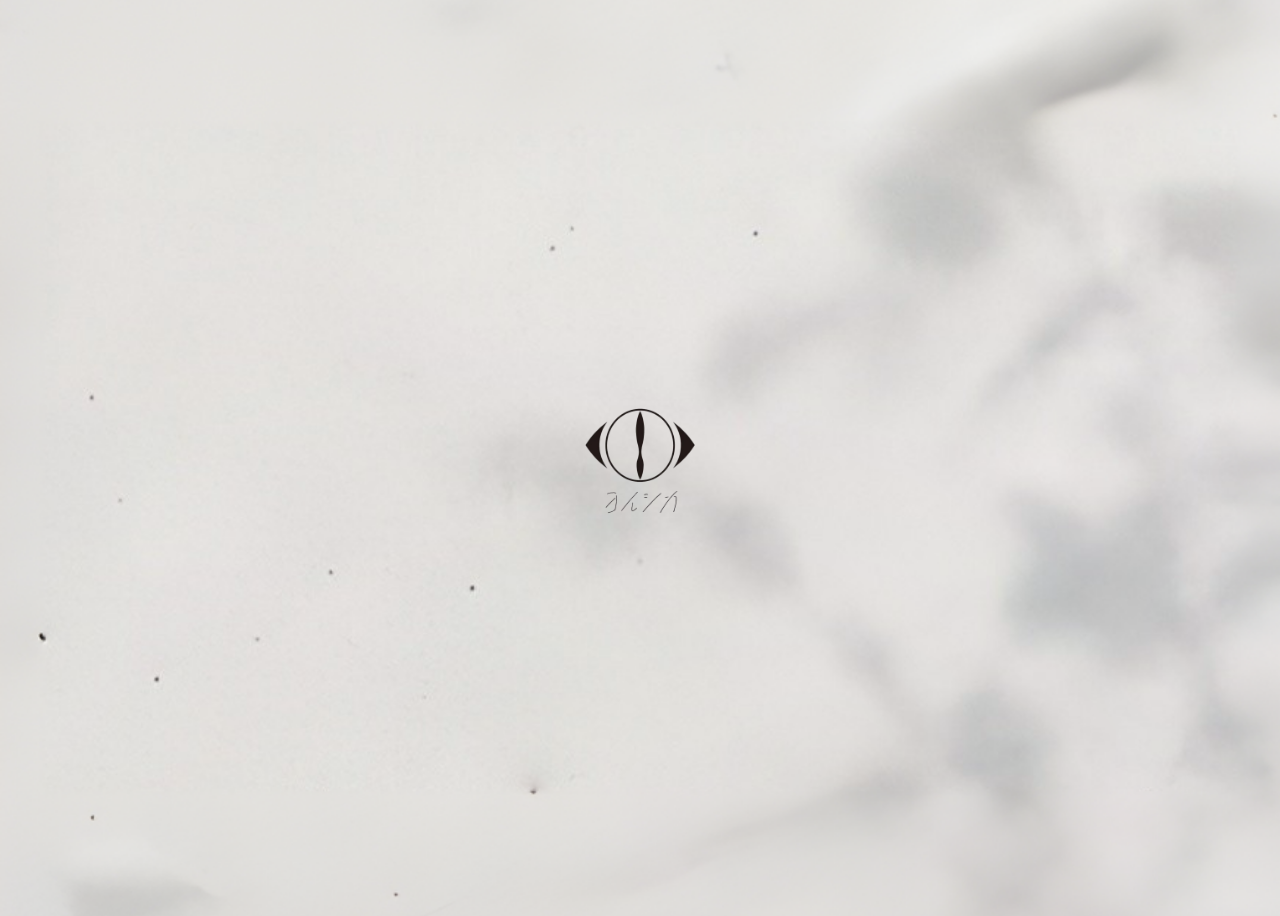
<file: index.html>
<!DOCTYPE html>

<html>

<head>

    <title>My Top 7 Yorushika Songs</title>
    <link rel="icon" type="image/png" href="images/yorushika.png">
    <link rel="stylesheet" href="style.css">

</head>

<body>

   <div class="loading-screen">
        <img src="images/yorushika.png" alt="Yorushika Logo">
   </div>

   <div class="envelope-screen">
    <a href="songs.html" class="envelope-button">
        <img src="images/envelopeclosed.png" title="Open my letter" alt="Open my letter">
    </a>
   </div>
   
   <script src="script.js"></script>
</body>

</html>
</file>
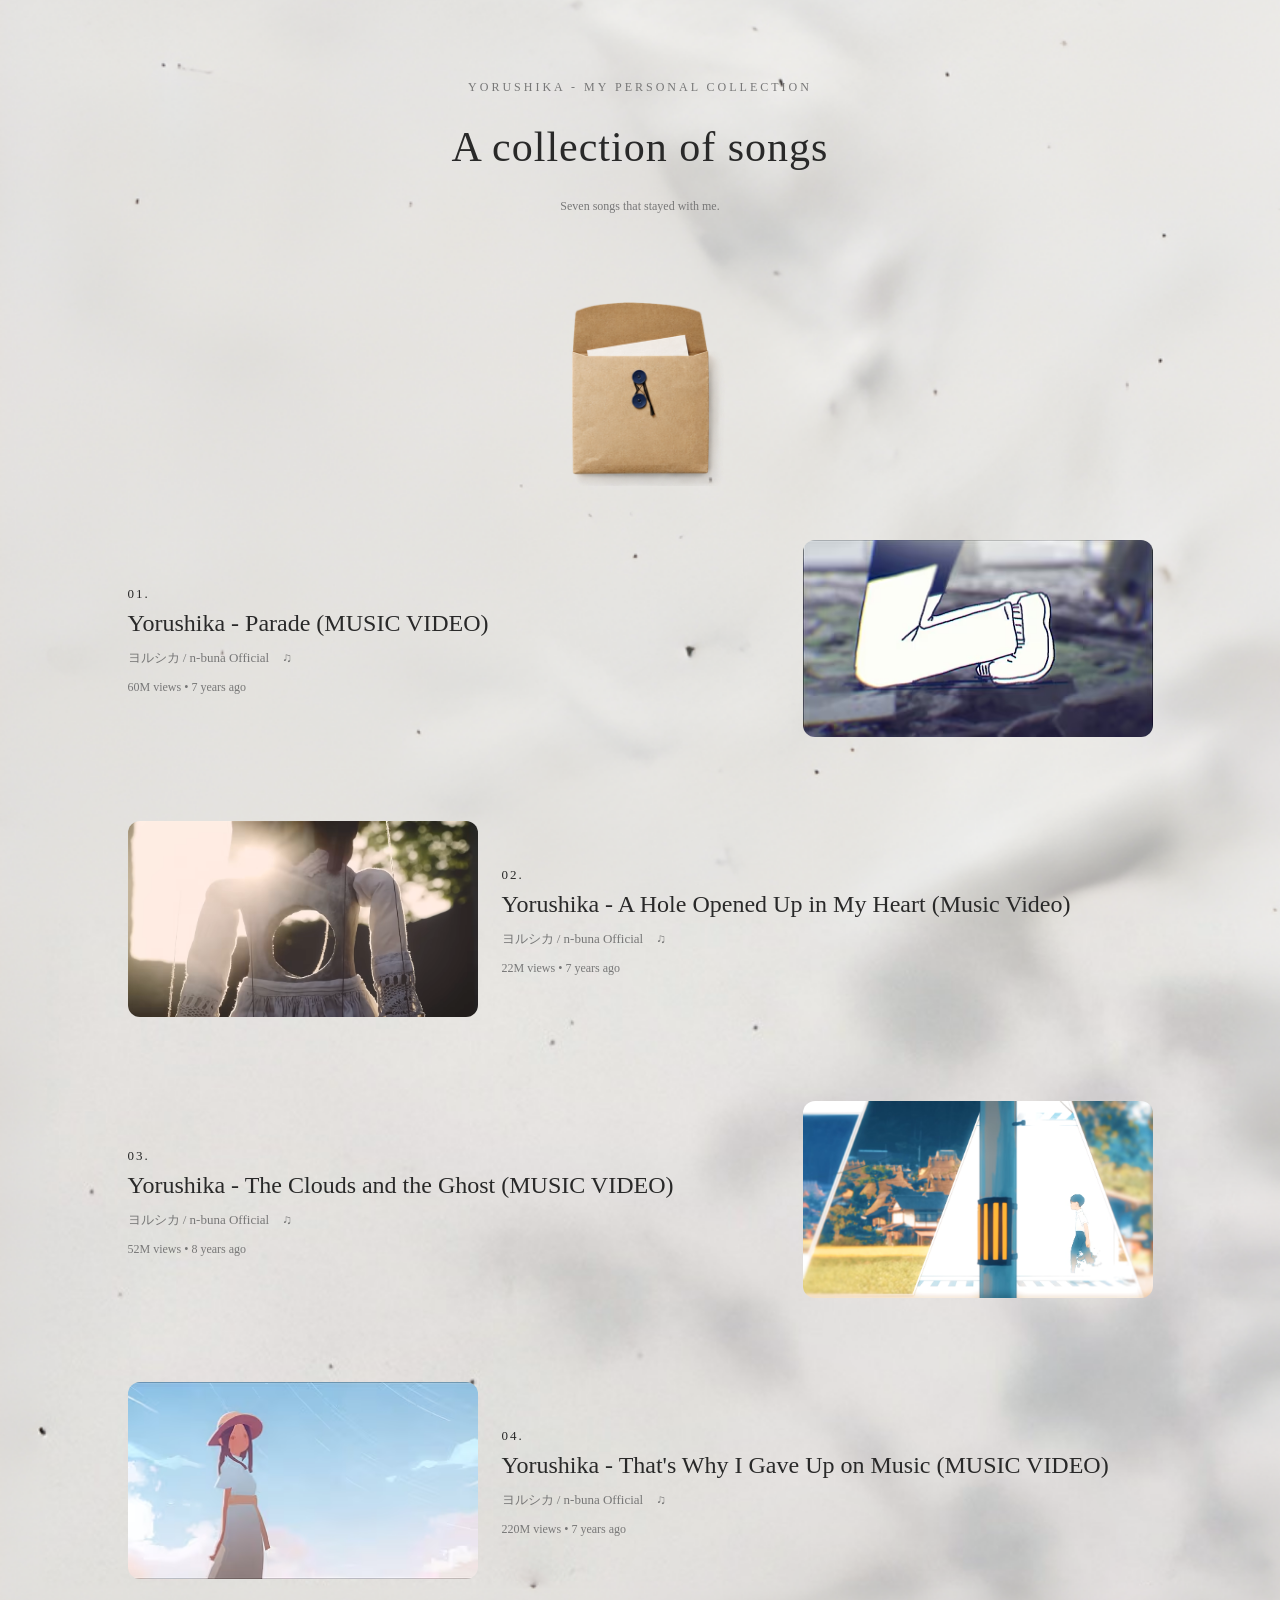
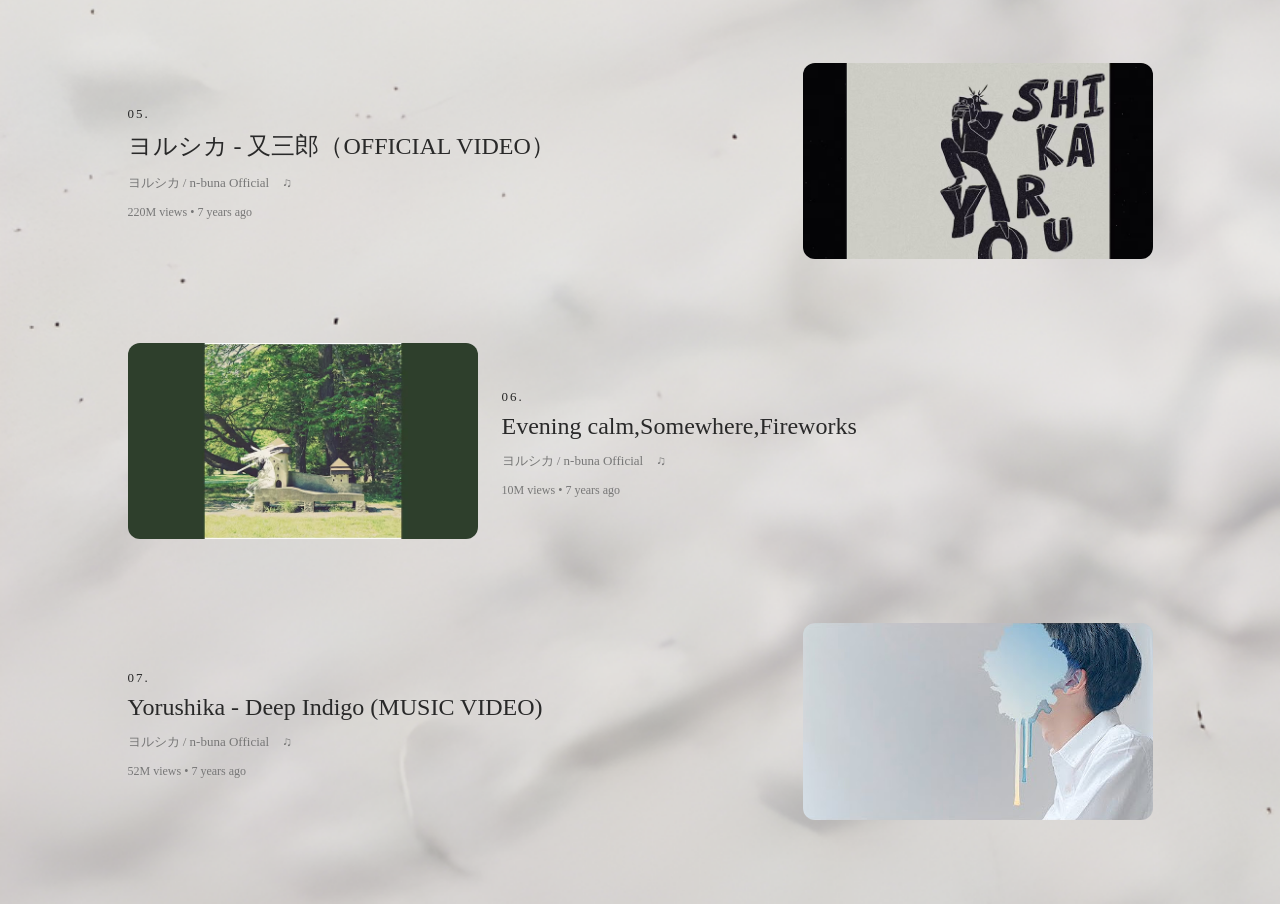
<file: songs.html>
<!DOCTYPE html>
<html lang="en">
<head>
    <meta charset="UTF-8">
    <meta name="viewport" content="width=device-width, initial-scale=1.0">
    <title>My Yorushika Collection</title>
    <link rel="icon" type="image/png" href="images/yorushika.png">
    <link rel="stylesheet" href="style.css">
</head>
<body>
<header class="page-header">
    <p class="subtitle">YORUSHIKA - MY PERSONAL COLLECTION</p>
    <h1>A collection of songs</h1>
    <p class="description">Seven songs that stayed with me.</p>
</header>  

<main class="song-collection">
    <div class="envelope-open">
    <img src="images/envelopeopen.png" alt="An open envelope">
    </div>

    <section class="song-entry">
        <div class="video-card">
         <a href="https://www.youtube.com/watch?v=ry3Tupx4BL4" target="youtube">
         <img src="images/parade.jpg" alt="Yorushika - Parade Thumbnail">
         </a>
        </div>
         <div class="song-info">
         <p class="song-number">01.</p>   
         <a href="https://www.youtube.com/watch?v=ry3Tupx4BL4" target="youtube">
         <h3 class="video-title">Yorushika - Parade (MUSIC VIDEO)</h3>
         </a>
         <a href="https://www.youtube.com/channel/UCRIgIJQWuBJ0Cv_VlU3USNA" target="youtube">
         <p class="channel-name">ヨルシカ / n-buna Official　♫</p>
         </a>
         <p class="video-info"> <span>60M views</span> • <span>7 years ago</span></p>
        </div>
    </section>

    <section class="song-entry">
        <div class="video-card">
         <a href="https://www.youtube.com/watch?v=DlyG6MAKUOA" target="youtube">
         <img src="images/kokoro2.jpg" alt="Yorushika - A Hole Opened Up in My Heart (Music Video) Thumbnail">
         </a>
        </div>
         <div class="song-info">
         <p class="song-number">02.</p>   
         <a href="https://www.youtube.com/watch?v=DlyG6MAKUOA" target="youtube">
         <h3 class="video-title">Yorushika - A Hole Opened Up in My Heart (Music Video)</h3>
         </a>
         <a href="https://www.youtube.com/channel/UCRIgIJQWuBJ0Cv_VlU3USNA" target="youtube">
         <p class="channel-name">ヨルシカ / n-buna Official　♫</p>
         </a>
         <p class="video-info"> <span>22M views</span> • <span>7 years ago</span></p>
        </div>
    </section>

    <section class="song-entry">
        <div class="video-card">
         <a href="https://www.youtube.com/watch?v=JJaCwW4HyVs" target="youtube">
         <img src="images/kumo.png" alt="Yorushika - Fireworks Beneath My Shoes (Music Video) Thumbnail">
         </a>
        </div>
         <div class="song-info">
         <p class="song-number">03.</p>   
         <a href="https://www.youtube.com/watch?v=JJaCwW4HyVs" target="youtube">
         <h3 class="video-title">Yorushika - The Clouds and the Ghost (MUSIC VIDEO)</h3>
         </a>
         <a href="https://www.youtube.com/watch?v=JJaCwW4HyVs" target="youtube">
         <p class="channel-name">ヨルシカ / n-buna Official　♫</p>
         </a>
         <p class="video-info"> <span>52M views</span> • <span>8 years ago</span></p>
        </div>
    </section>

    <section class="song-entry">
        <div class="video-card">
         <a href="https://www.youtube.com/watch?v=KTZ-y85Erus" target="youtube">
         <img src="images/dakara.jpg" alt="Yorushika - That's Why I Gave Up on Music (MUSIC VIDEO) Thumbnail">
         </a>
        </div>
         <div class="song-info">
         <p class="song-number">04.</p>   
         <a href="https://www.youtube.com/watch?v=KTZ-y85Erus" target="youtube">
         <h3 class="video-title">Yorushika - That's Why I Gave Up on Music (MUSIC VIDEO)</h3>
         </a>
         <a href="https://www.youtube.com/channel/UCRIgIJQWuBJ0Cv_VlU3USNA" target="youtube">
         <p class="channel-name">ヨルシカ / n-buna Official　♫</p>
         </a>
         <p class="video-info"> <span>220M views</span> • <span>7 years ago</span></p>
        </div>
    </section>

    <section class="song-entry">
        <div class="video-card">
         <a href="https://www.youtube.com/watch?v=siNFnlqtd8M" target="youtube">
         <img src="images/matasaburo.jpg" alt="ヨルシカ - 又三郎（OFFICIAL VIDEO）Thumbnail">
         </a>
        </div>
         <div class="song-info">
         <p class="song-number">05.</p>   
         <a href="https://www.youtube.com/watch?v=siNFnlqtd8M" target="youtube">
         <h3 class="video-title">ヨルシカ - 又三郎（OFFICIAL VIDEO）</h3>
         </a>
         <a href="https://www.youtube.com/channel/UCRIgIJQWuBJ0Cv_VlU3USNA" target="youtube">
         <p class="channel-name">ヨルシカ / n-buna Official　♫</p>
         </a>
         <p class="video-info"> <span>220M views</span> • <span>7 years ago</span></p>
        </div>
    </section>

    <section class="song-entry">
        <div class="video-card">
         <a href="https://www.youtube.com/watch?v=wpkgN3Ny_P0" target="youtube">
         <img src="images/elma.jpg" alt="Evening calm,Somewhere,Fireworks Thumbnail">
         </a>
        </div>
         <div class="song-info">
         <p class="song-number">06.</p>   
         <a href="https://www.youtube.com/watch?v=wpkgN3Ny_P0" target="youtube">
         <h3 class="video-title">Evening calm,Somewhere,Fireworks</h3>
         </a>
         <a href="https://www.youtube.com/channel/UCRIgIJQWuBJ0Cv_VlU3USNA" target="youtube">
         <p class="channel-name">ヨルシカ / n-buna Official　♫</p>
         </a>
         <p class="video-info"> <span>10M views</span> • <span>7 years ago</span></p>
        </div>
    </section>

    <section class="song-entry">
        <div class="video-card">
         <a href="https://www.youtube.com/watch?v=4MoRLTAJY_0" target="youtube">
         <img src="images/ainijou.jpg" alt="Yorushika - Deep Indigo (MUSIC VIDEO) Thumbnail">
         </a>
        </div>
         <div class="song-info">
         <p class="song-number">07.</p>   
         <a href="https://www.youtube.com/watch?v=4MoRLTAJY_0" target="youtube">
         <h3 class="video-title">Yorushika - Deep Indigo (MUSIC VIDEO)</h3>
         </a>
         <a href="https://www.youtube.com/channel/UCRIgIJQWuBJ0Cv_VlU3USNA" target="youtube">
         <p class="channel-name">ヨルシカ / n-buna Official　♫</p>
         </a>
         <p class="video-info"> <span>52M views</span> • <span>7 years ago</span></p>
        </div>
    </section>
    
</main>

</body>

</html>
</file>
<file: style.css>
body {
    background-color: #F4F3EF;
    color: #292929;
    font-family: Georgia, serif;
}

body {
    background-image: url("images/background\ \(2\).png");
    background-size: cover;
    background-position: center;
    background-repeat: no-repeat;
    
}

.loading-screen {
    display: flex;
    justify-content: center;
    align-items: center;
    height: 100vh;
}

.envelope-screen {
    display: none;
    justify-content: center;
    align-items: center;
    height: 100vh;
}

.envelope-screen img {
    width: 150px;
}

.loading-screen img {
    width: 180px;
}

.page-header {
    text-align: center;
    padding: 60px 20px;
}
.page-header h1 {
    font-size: 42px;
    font-weight: normal;
    letter-spacing: 1px;
}

.page-header .subtitle {
    font-size: 12px;
    letter-spacing: 3px;
    text-transform: uppercase;
    color: #777;
}

.page-header .description {
    font-size: 12px;
    margin-top: 12px;
    color: #777;
}

.envelope-open {
    text-align: center;
    margin-bottom: 50px;
}

.envelope-open img {
    width: 200px;
}
.song-entry {
    display: flex;
    flex-direction: row;
    gap: 24px;
    align-items: center;
    margin-bottom: 80px;
}

.song-entry:nth-child(even) {
    flex-direction: row-reverse;
}

.song-entry .video-card img {
    width: 350px;
    border-radius: 12px;
}

.song-info {
    flex: 1;
}

.song-collection {
    max-width: 1025px;
    margin: 0 auto;
    padding: 0 24px;
}

.song-entry .song-info .video-title{
    font-size: 24px;
    font-weight: normal;
    margin-top: -5px;
    margin-bottom: 12px;
    color: #292929;
}

.song-number {
    font-size: 13px;
    letter-spacing: 2px;
    color: #292929;
}

.song-entry .song-info a {
    text-decoration: none;
    color: inherit;
}

.channel-name {
    font-size: 13px;
    color: #777;
    margin-top: 0;
}

.video-info {
    font-size: 12px;
    color: #777;
    margin-top: 8px;
}

.video-container {
    display: flex;
    flex-wrap: wrap;
    gap: 35px;
}

.video-card img {
    width: 300px;
}

@media (max-width: 700px) {
    .song-entry {
        flex-direction: column;
        align-items: flex-start;
    }

    .song-entry:nth-child(even) {
        flex-direction: column;
    }

    .song-entry .video-card {
        width: 100%;
    }

    .song-entry .video-card img {
        width: 100%;
    }
}
</file>
